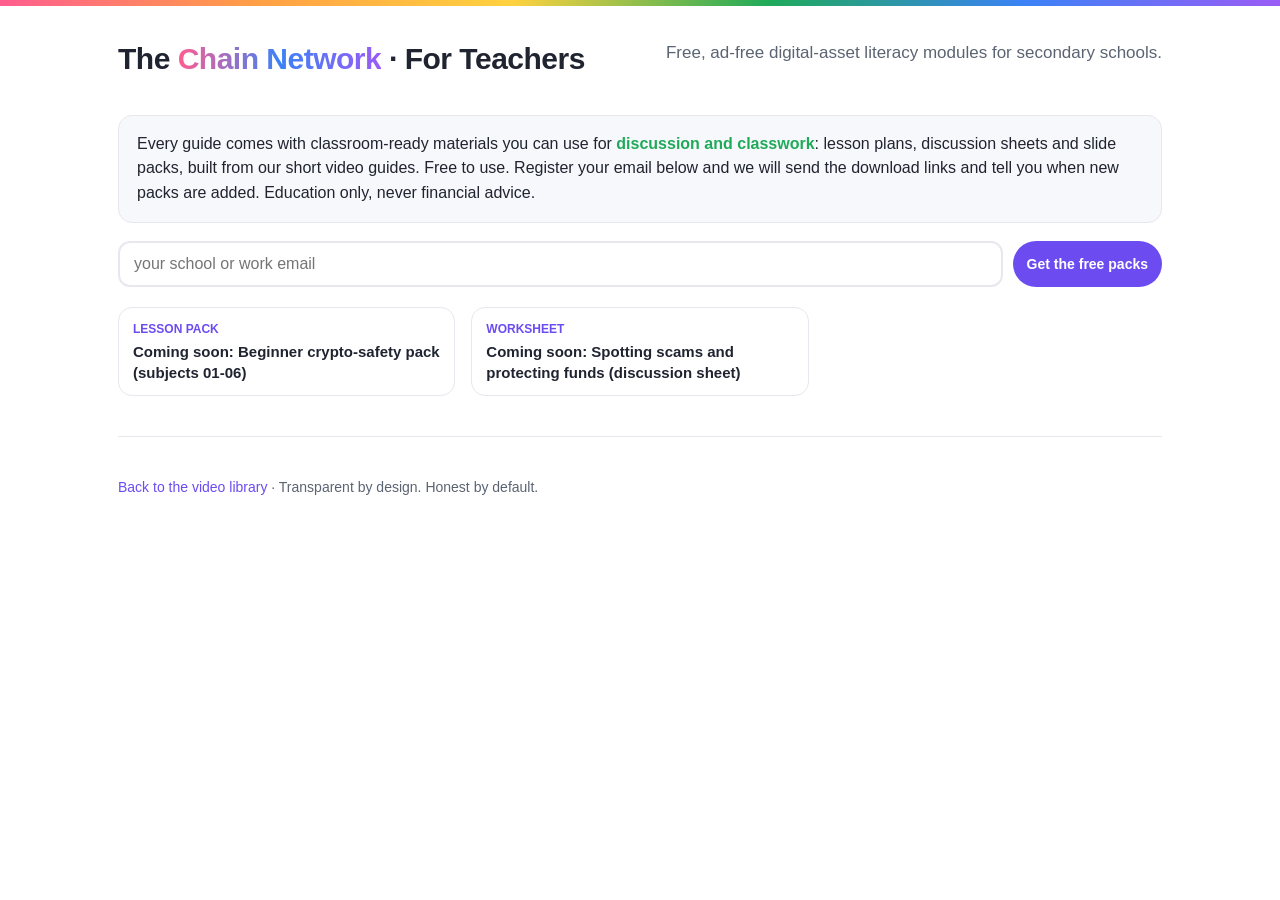
<file: teachers.html>
<!doctype html>
<html lang="en">
<head>
<meta charset="utf-8">
<meta name="viewport" content="width=device-width,initial-scale=1">
<title>Free classroom downloads for teachers - The Chain Network</title>
<meta name="description" content="Free, ad-free crypto-literacy lesson packs and worksheets for secondary schools. Register your email to download discussion sheets and lesson plans from The Chain Network.">
<link rel="canonical" href="https://thechainnetwork.com/teachers.html">
<style>
:root{
  --ink:#1f2430; --muted:#5b6472; --line:#e6e8ee; --bg:#ffffff; --panel:#f7f8fb;
  --good:#1faa59; --bad:#e23b3b; --brand:#6c4cf1;
  --r1:#ff5d8f; --r2:#ff9f45; --r3:#ffd23f; --r4:#1faa59; --r5:#3b82f6; --r6:#9b5cf6;
}
*{box-sizing:border-box}
html{scroll-behavior:smooth}
body{margin:0;font-family:-apple-system,BlinkMacSystemFont,"Segoe UI",Roboto,Helvetica,Arial,sans-serif;
  color:var(--ink);background:var(--bg);line-height:1.55}
a{color:var(--brand);text-decoration:none}
a:hover{text-decoration:underline}
.wrap{max-width:1080px;margin:0 auto;padding:0 18px}
.rainbow{height:6px;background:linear-gradient(90deg,var(--r1),var(--r2),var(--r3),var(--r4),var(--r5),var(--r6))}
header{padding:30px 0 14px;display:flex;justify-content:space-between;align-items:flex-start;gap:24px;flex-wrap:wrap}
.header-main{flex:1;min-width:240px}
.brand{font-size:30px;font-weight:800;letter-spacing:-.5px}
.brand span{background:linear-gradient(90deg,var(--r1),var(--r5),var(--r6));-webkit-background-clip:text;background-clip:text;color:transparent}
.tag{color:var(--muted);font-size:17px;margin-top:4px}
.controls{display:flex;flex-wrap:wrap;gap:10px;margin:18px 0;align-items:center}
#search{flex:1;min-width:220px;padding:12px 14px;border:2px solid var(--line);border-radius:12px;font-size:16px}
#search:focus{outline:none;border-color:var(--brand)}
.chip{padding:8px 14px;border:2px solid var(--line);border-radius:999px;background:var(--bg);cursor:pointer;font-size:14px;font-weight:600;color:var(--muted)}
.chip.active{background:var(--brand);border-color:var(--brand);color:#fff}
.langbar{display:flex;gap:6px;margin-left:auto}
.lang{padding:6px 10px;border:2px solid var(--line);border-radius:8px;cursor:pointer;font-weight:700;font-size:13px}
.lang.active{background:var(--ink);color:#fff;border-color:var(--ink)}
.langqr{display:flex;flex-direction:column;align-items:center;margin:0;padding:4px;border:none;border-radius:8px;background:var(--bg);max-width:112px;align-self:flex-start}
.langqr-cap{font-weight:700;font-size:12px;color:var(--ink);line-height:1.25}
.langqr-imgs{margin:0}
.langqr-img{width:104px;height:104px;image-rendering:pixelated;border-radius:6px}
.langqr-link{display:inline-block;font-weight:700;color:var(--brand);word-break:break-all;font-size:12px}
.langqr-sub{font-size:10px;color:var(--muted);line-height:1.25}
.grid{display:grid;grid-template-columns:repeat(auto-fill,minmax(300px,1fr));gap:16px;margin:20px 0 40px}
.card{border:1px solid var(--line);border-radius:14px;overflow:hidden;background:var(--bg);transition:transform .12s,box-shadow .12s}
.card:hover{transform:translateY(-3px);box-shadow:0 10px 28px rgba(20,20,50,.10)}
.thumb{display:block;aspect-ratio:16/9;background:#000;position:relative}
.thumb img{width:100%;height:100%;object-fit:cover;display:block}
.thumb.pending{background:linear-gradient(135deg,#2a2350,#3b2f6b)}
.thumb.pending::after{content:"In production";position:absolute;inset:0;display:flex;
  align-items:center;justify-content:center;color:#fff;font-weight:800;font-size:14px;
  letter-spacing:.5px;text-transform:uppercase;opacity:.85}
.thumb img.fallback{visibility:hidden}
.lvl{position:absolute;top:8px;left:8px;font-size:11px;font-weight:800;padding:3px 8px;border-radius:6px;color:#fff;text-transform:uppercase;letter-spacing:.4px}
.lvl.beginner{background:var(--r4)}.lvl.intermediate{background:var(--r5)}
.lvl.advanced{background:var(--r6)}.lvl.finance{background:var(--r2)}.lvl.uk{background:var(--bad)}
.card .body{padding:12px 14px}
.num{font-size:12px;font-weight:800;color:var(--brand)}
.card h3{margin:4px 0 0;font-size:15px;line-height:1.35;font-weight:700}
.note{background:var(--panel);border:1px solid var(--line);border-radius:14px;padding:16px 18px;margin:18px 0}
.note .good{color:var(--good);font-weight:700}.note .bad{color:var(--bad);font-weight:700}
footer{border-top:1px solid var(--line);padding:26px 0 50px;color:var(--muted);font-size:14px}
.empty{padding:40px;text-align:center;color:var(--muted)}
</style>
</head>
<body>
<div class="rainbow"></div>
<div class="wrap">
<header>
  <div class="brand">The <span>Chain Network</span> · For Teachers</div>
  <div class="tag">Free, ad-free digital-asset literacy modules for secondary schools.</div>
</header>
<div class="note">
  Every guide comes with classroom-ready materials you can use for
  <span class="good">discussion and classwork</span>: lesson plans, discussion
  sheets and slide packs, built from our short video guides. Free to use.
  Register your email below and we will send the download links and tell you when
  new packs are added. Education only, never financial advice.
</div>

<form id="reg" style="margin:18px 0;display:flex;gap:10px;flex-wrap:wrap">
  <input id="email" type="email" required placeholder="your school or work email"
    style="flex:1;min-width:240px;padding:12px 14px;border:2px solid var(--line);border-radius:12px;font-size:16px">
  <button type="submit" class="chip active" style="border:none;cursor:pointer">Get the free packs</button>
</form>
<p id="regmsg" style="color:var(--good);font-weight:700;display:none">Thank you. Check your inbox for the download links.</p>

<div class="grid" id="dl">
  <article class="card"><div class="body"><div class="num">LESSON PACK</div>
    <h3>Coming soon: Beginner crypto-safety pack (subjects 01-06)</h3></div></article>
  <article class="card"><div class="body"><div class="num">WORKSHEET</div>
    <h3>Coming soon: Spotting scams and protecting funds (discussion sheet)</h3></div></article>
</div>

<footer>
  <p><a href="index.html">Back to the video library</a> · Transparent by design. Honest by default.</p>
</footer>
</div>
<script>
// Email capture stub: wire to Brevo/mailing list endpoint at launch.
document.getElementById('reg').addEventListener('submit',function(e){
  e.preventDefault();
  // TODO: POST email to mailing-list endpoint (Brevo). For now, store intent.
  try{localStorage.setItem('tcn_teacher_email',document.getElementById('email').value);}catch(_){}
  document.getElementById('regmsg').style.display='block';
  this.reset();
});
</script>
</body>
</html>
</file>
